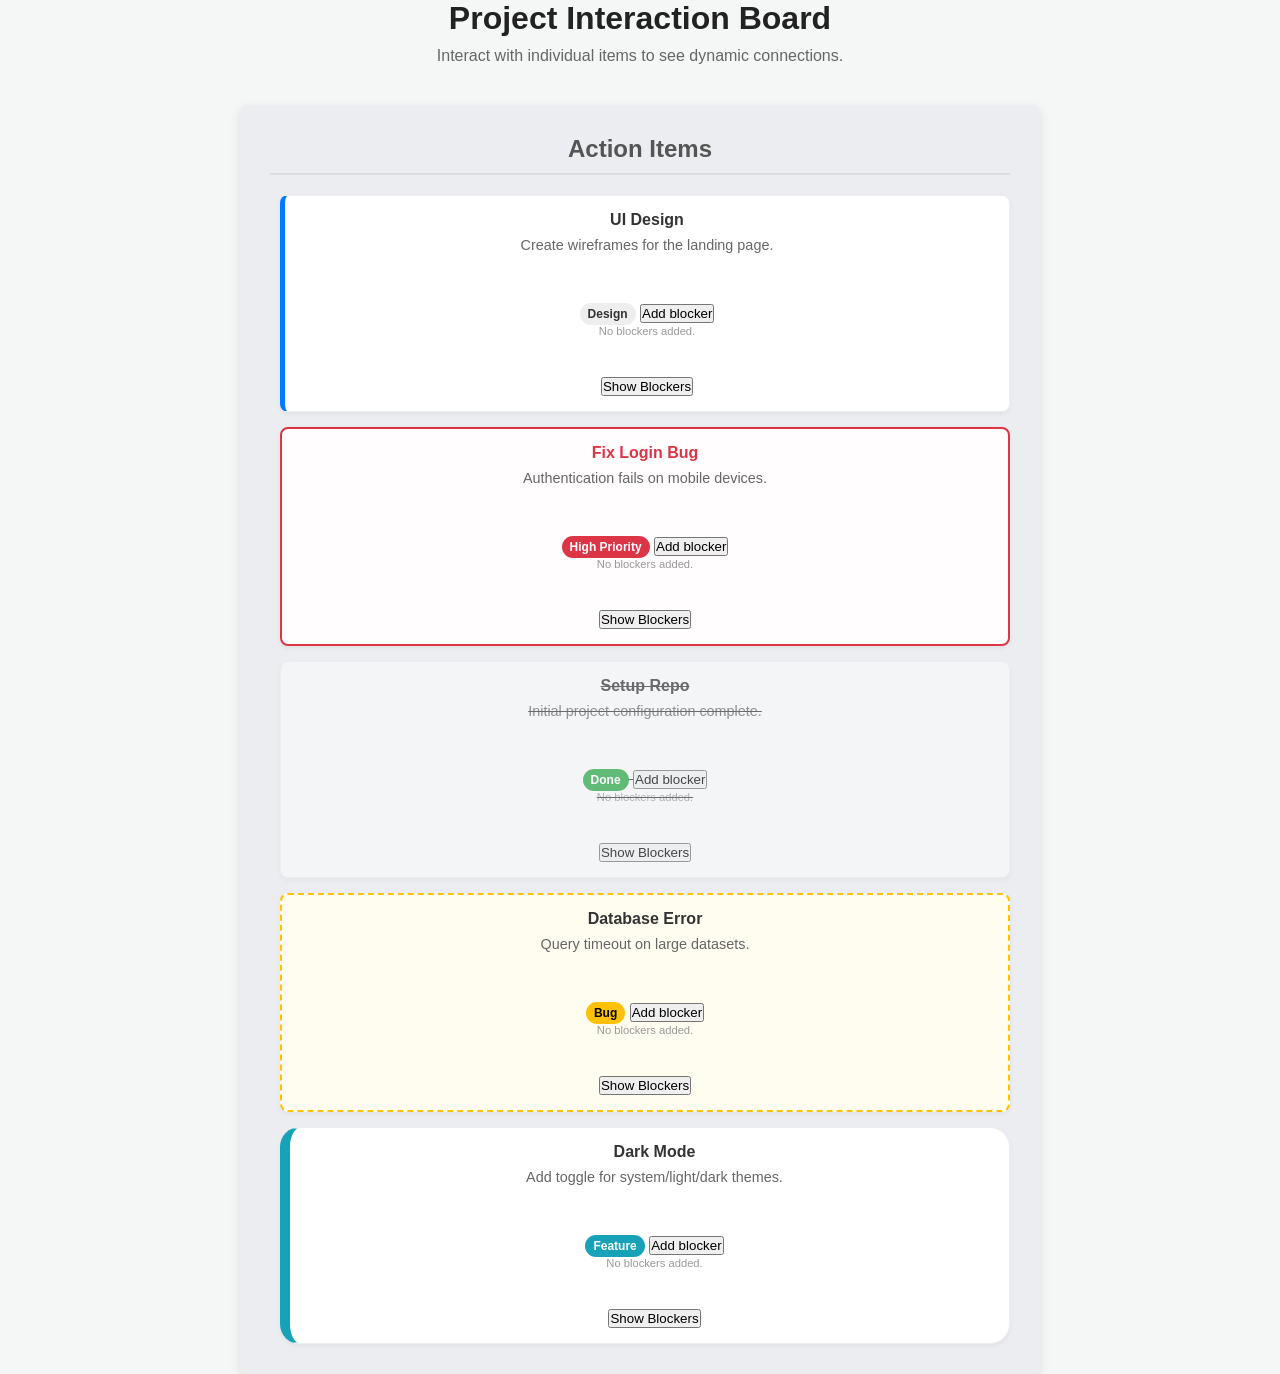
<file: slop-kanban-board/ui-prototypes-experiments/index.html>
<!DOCTYPE html>
<html lang="en">
<head>
    <meta charset="UTF-8">
    <meta name="viewport" content="width=device-width, initial-scale=1.0">
    <title>Interactive Task Board</title>
    <link rel="stylesheet" href="style.css">
</head>
<body>
    <div class="container">
        <h1 class="title">Project Interaction Board</h1>
        <p>Interact with individual items to see dynamic connections.</p>
        
        <div class="board">
            <div class="column">
                <h2 class="col-header">Action Items</h2>
                <div class="cards-container">
                    <!-- Card 1 -->
                    <div class="card standard" id="task-ui-design">
                        <div class="card-header">UI Design</div>
                        <p>Create wireframes for the landing page.</p>
                        <span class="tag">Design</span>
                        <button class="error-btn">Add blocker</button>
<div class="blocker-list"></div>
<button class="toggle-view-btn">Show Blockers</button>

                    </div>
                    
                    <!-- Card 2 -->
                    <div class="card urgent" id="task-fix-login">
                        <div class="card-header">Fix Login Bug</div>
                        <p>Authentication fails on mobile devices.</p>
                        <span class="tag priority">High Priority</span>
                        <button class="error-btn">Add blocker</button>
<div class="blocker-list"></div>
<button class="toggle-view-btn">Show Blockers</button>

                    </div>
                    
                    <!-- Card 3 -->
                    <div class="card completed" id="task-setup-repo">
                        <div class="card-header">Setup Repo</div>
                        <p>Initial project configuration complete.</p>
                        <span class="tag success">Done</span>
                        <button class="error-btn">Add blocker</button>
<div class="blocker-list"></div>
<button class="toggle-view-btn">Show Blockers</button>

                    </div>
                    
                    <!-- Card 4 -->
                    <div class="card bug" id="task-db-error">
                        <div class="card-header">Database Error</div>
                        <p>Query timeout on large datasets.</p>
                        <span class="tag error">Bug</span>
                        <button class="error-btn">Add blocker</button>
<div class="blocker-list"></div>
<button class="toggle-view-btn">Show Blockers</button>

                    </div>
                    
                    <!-- Card 5 -->
                    <div class="card feature" id="task-dark-mode">
                        <div class="card-header">Dark Mode</div>
                        <p>Add toggle for system/light/dark themes.</p>
                        <span class="tag info">Feature</span>
                        <button class="error-btn">Add blocker</button>
<div class="blocker-list"></div>
<button class="toggle-view-btn">Show Blockers</button>

                    </div>
                </div>
            </div>
        </div>
    </div>

    <!-- Drawing Overlay -->
    <canvas id="drawCanvas" style="position: fixed; top: 0; left: 0; pointer-events: none; z-index: 999;"></canvas>
    
    <script src="script.js"></script>
</body>
</html>
</file>
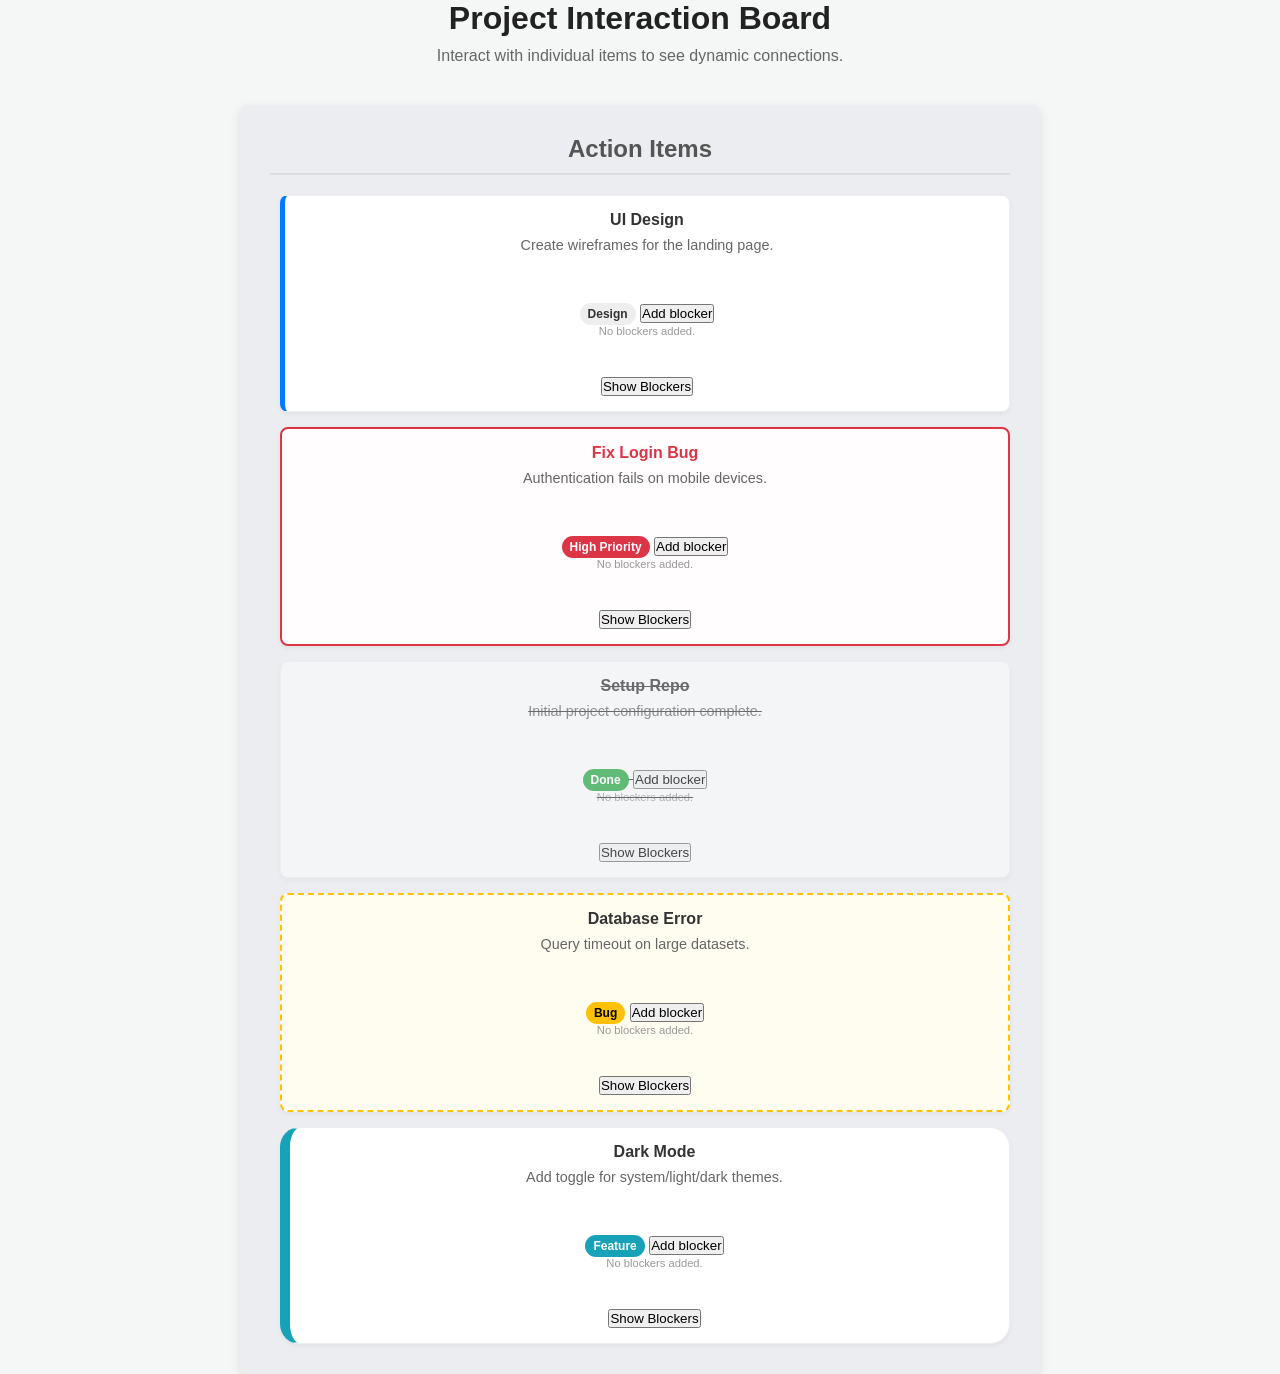
<file: slop-kanban-board/ui-prototypes-experiments/blocked-tasks/index.html>
<!DOCTYPE html>
<html lang="en">
<head>
    <meta charset="UTF-8">
    <meta name="viewport" content="width=device-width, initial-scale=1.0">
    <title>Interactive Task Board</title>
    <link rel="stylesheet" href="style.css">
</head>
<body class="app-container">
    <div class="notification-container" id="notification-container"></div>
    <div class="container">
        <h1 class="title">Project Interaction Board</h1>
        <p>Interact with individual items to see dynamic connections.</p>
        
        <div class="board">
            <div class="column">
                <h2 class="col-header">Action Items</h2>
                <div class="cards-container">
                    <!-- Card 1 -->
                    <div class="card standard" id="task-ui-design">
                        <div class="card-header">UI Design</div>
                        <p>Create wireframes for the landing page.</p>
                        <span class="tag">Design</span>
                        <button class="error-btn">Add blocker</button>
                        <div class="blocker-list"></div>
                        <button class="toggle-view-btn">Show Blockers</button>
                    </div>
                    
                    <!-- Card 2 -->
                    <div class="card urgent" id="task-fix-login">
                        <div class="card-header">Fix Login Bug</div>
                        <p>Authentication fails on mobile devices.</p>
                        <span class="tag priority">High Priority</span>
                        <button class="error-btn">Add blocker</button>
                        <div class="blocker-list"></div>
                        <button class="toggle-view-btn">Show Blockers</button>
                    </div>
                    
                    <!-- Card 3 -->
                    <div class="card completed" id="task-setup-repo">
                        <div class="card-header">Setup Repo</div>
                        <p>Initial project configuration complete.</p>
                        <span class="tag success">Done</span>
                        <button class="error-btn">Add blocker</button>
                        <div class="blocker-list"></div>
                        <button class="toggle-view-btn">Show Blockers</button>
                    </div>
                    
                    <!-- Card 4 -->
                    <div class="card bug" id="task-db-error">
                        <div class="card-header">Database Error</div>
                        <p>Query timeout on large datasets.</p>
                        <span class="tag error">Bug</span>
                        <button class="error-btn">Add blocker</button>
                        <div class="blocker-list"></div>
                        <button class="toggle-view-btn">Show Blockers</button>
                    </div>
                    
                    <!-- Card 5 -->
                    <div class="card feature" id="task-dark-mode">
                        <div class="card-header">Dark Mode</div>
                        <p>Add toggle for system/light/dark themes.</p>
                        <span class="tag info">Feature</span>
                        <button class="error-btn">Add blocker</button>
                        <div class="blocker-list"></div>
                        <button class="toggle-view-btn">Show Blockers</button>
                    </div>
                </div>
            </div>
        </div>
    </div>

    <!-- Drawing Overlay -->
    <canvas id="drawCanvas" style="position: fixed; top: 0; left: 0; pointer-events: none; z-index: 999;"></canvas>
    
    <script src="script.js"></script>
</body>
</html>
</file>
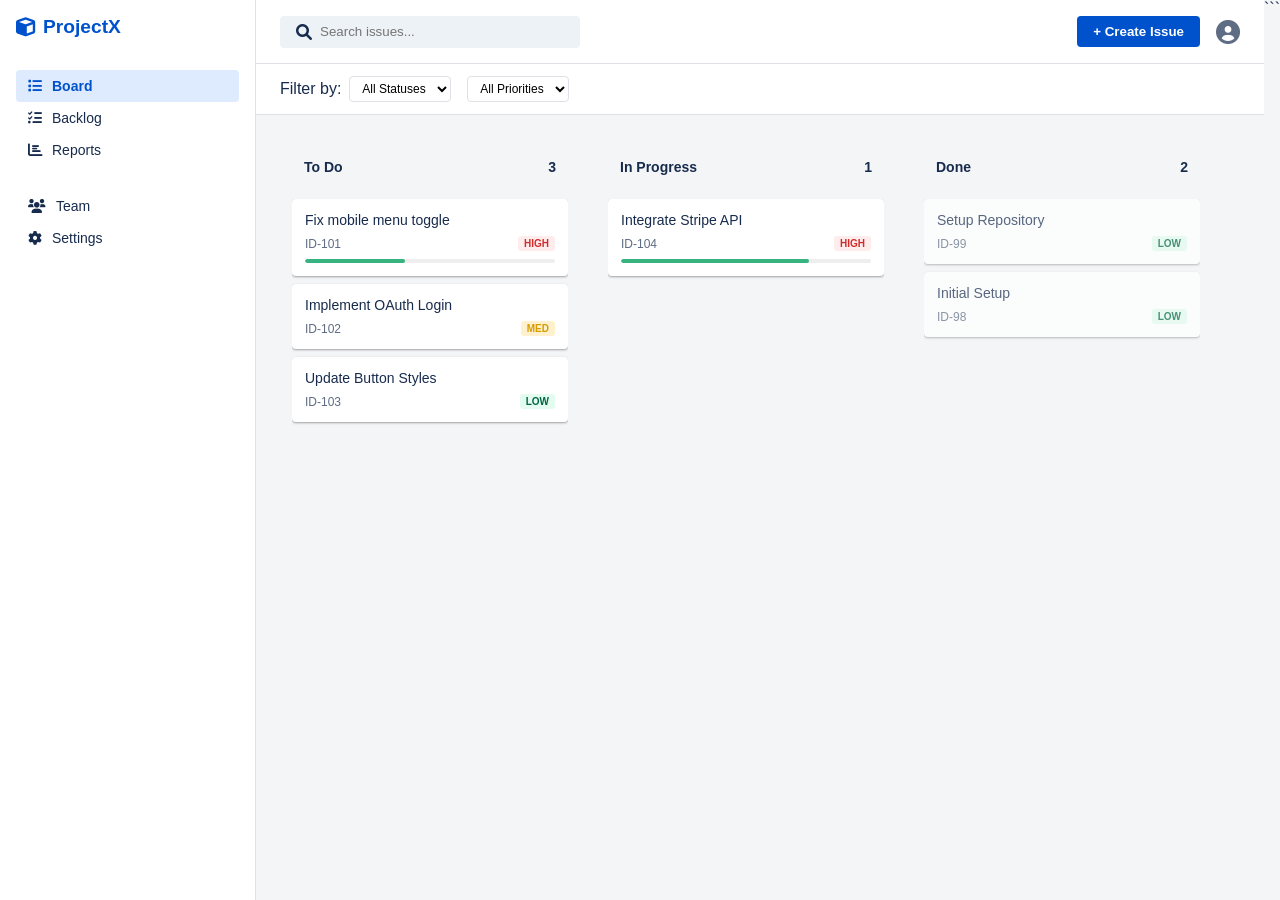
<file: slop-kanban-board/ui-prototypes-experiments/jira-mocks/index.html>
<!DOCTYPE html>
<html lang="en">
<head>
    <meta charset="UTF-8">
    <meta name="viewport" content="width=device-width, initial-scale=1.0">
    <title>Project Management Prototype</title>
    <link rel="stylesheet" href="https://cdnjs.cloudflare.com/ajax/libs/font-awesome/6.0.0/css/all.min.css">
    <style>
        :root {
            --primary-color: #0052cc;
            --bg-color: #f4f5f7;
            --sidebar-bg: #ffffff;
            --text-main: #172b4d;
            --text-subtle: #5e6c84;
            --border-color: #dfe1e6;
            --card-bg: #ffffff;
            --shadow: 0 1px 3px rgba(0,0,0,0.12), 0 1px 2px rgba(0,0,0,0.24);
            --success: #36b37e;
            --warning: #ffab00;
            --danger: #ff56d9;
        }

        * {
            box-sizing: border-box;
            margin: 0;
            padding: 0;
        }

        body {
            font-family: -apple-system, BlinkMacSystemFont, "Segoe UI", Roboto, Helvetica, Arial, sans-serif;
            background-color: var(--bg-color);
            color: var(--text-main);
            display: flex;
            height: 100vh;
            overflow: hidden;
        }

        /* Sidebar */
        .sidebar {
            width: 256px;
            background-color: var(--sidebar-bg);
            border-right: 1px solid var(--border-color);
            display: flex;
            flex-direction: column;
            padding: 16px;
        }

        .logo {
            font-weight: bold;
            font-size: 1.2rem;
            color: var(--primary-color);
            margin-bottom: 32px;
            display: flex;
            align-items: center;
            gap: 8px;
        }

        .nav-group {
            margin-bottom: 24px;
        }

        .nav-item {
            padding: 8px 12px;
            border-radius: 4px;
            cursor: pointer;
            display: flex;
            align-items: center;
            gap: 10px;
            color: var(--text-main);
            font-size: 14px;
            transition: background 0.2s;
        }

        .nav-item:hover {
            background-color: #ebecf0;
        }

        .nav-item.active {
            background-color: #deebff;
            color: var(--primary-color);
            font-weight: bold;
        }

        /* Main Content */
        .main-content {
            flex: 1;
            display: flex;
            flex-direction: column;
            overflow-y: auto;
        }

        header {
            height: 64px;
            background: white;
            border-bottom: 1px solid var(--border-color);
            display: flex;
            align-items: center;
            justify-content: space-between;
            padding: 0 24px;
            position: sticky;
            top: 0;
            z-index: 10;
        }

        .search-bar {
            background: #edf2f7;
            padding: 8px 16px;
            border-radius: 4px;
            width: 300px;
            display: flex;
            align-items: center;
            gap: 8px;
        }

        .search-bar input {
            border: none;
            background: transparent;
            outline: none;
            width: 100%;
        }

        /* Filter Bar */
        .filter-bar {
            padding: 12px 24px;
            display: flex;
            gap: 16px;
            align-items: center;
            background: white;
            border-bottom: 1px solid var(--border-color);
        }

        .filter-group {
            display: flex;
            align-items: center;
            gap: 8px;
        }

        .filter-select {
            padding: 4px 8px;
            border-radius: 4px;
            border: 1px solid var(--border-color);
            font-size: 12px;
            background: white;
        }

        /* Board View */
        .board-container {
            padding: 24px;
            display: flex;
            gap: 16px;
            align-items: flex-start;
            overflow-x: auto;
            height: calc(100vh - 160px);
        }

        .column {
            background-color: #f4f5f7;
            border-radius: 8px;
            min-width: 300px;
            max-width: 300px;
            max-height: 100%;
            display: flex;
            flex-direction: column;
            padding: 12px;
        }

        .column-header {
            padding: 8px 12px;
            display: flex;
            justify-content: space-between;
            align-items: center;
            font-weight: bold;
            font-size: 14px;
            margin-bottom: 16px;
        }

        .card-list {
            flex: 1;
            overflow-y: auto;
        }

        /* Card Styling */
        .card {
            background: var(--card-bg);
            border-radius: 4px;
            padding: 12px;
            margin-bottom: 8px;
            box-shadow: var(--shadow);
            cursor: pointer;
            transition: transform 0.1s, border 0.2s;
            border: 1px solid transparent;
        }

        .card:hover {
            border: 1px solid var(--primary-color);
            transform: translateY(-2px);
        }

        .card-title {
            font-size: 14px;
            font-weight: 500;
            margin-bottom: 8px;
            white-space: nowrap;
            overflow: hidden;
            text-overflow: ellipsis;
        }

        .card-meta {
            display: flex;
            justify-content: space-between;
            align-items: center;
            font-size: 12px;
            color: var(--text-subtle);
        }

        .badge {
            padding: 2px 6px;
            border-radius: 3px;
            font-size: 10px;
            font-weight: bold;
            text-transform: uppercase;
        }

        .badge-priority-high { background: #ffecec; color: #cf2e2e; }
        .badge-priority-medium { background: #fff0ce; color: #d69c00; }
        .badge-priority-low { background: #e3fcef; color: #006644; }

        .badge-type {
            background: #eee;
            color: #333;
            margin-left: 4px;
        }

        .progress-container {
            margin-top: 8px;
            height: 4px;
            background: #eee;
            border-radius: 2px;
            overflow: hidden;
        }

        .progress-bar {
            height: 100%;
            background: var(--success);
            border-radius: 2px;
        }

        /* Modal */
        #modal-overlay {
            position: fixed;
            top: 0; left: 0; right: 0; bottom: 0;
            background: rgba(0,0,0,0.5);
            display: none;
            justify-content: center;
            align-items: center;
            z-index: 100;
        }

        .modal {
            background: white;
            padding: 32px;
            border-radius: 8px;
            width: 600px;
            max-height: 90vh;
            overflow-y: auto;
            box-shadow: 0 10px 25px rgba(0,0,0,0.2);
        }

        .comment-section {
            margin-top: 24px;
            padding-top: 24px;
            border-top: 1px solid var(--border-color);
        }

        .comment-item {
            background: #f9f9f9;
            padding: 12px;
            border-radius: 4px;
            margin-bottom: 8px;
            font-size: 13px;
        }

        .btn-primary {
            background: var(--primary-color);
            color: white;
            border: none;
            padding: 8px 16px;
            border-radius: 4px;
            cursor: pointer;
            font-weight: bold;
        }

        .btn-ghost {
            background: transparent;
            border: 1px solid var(--border-color);
            padding: 8px 16px;
            border-radius: 4px;
            cursor: pointer;
        }
    </style>
</head>
<body>

<div class="sidebar">
    <div class="logo"><i class="fas fa-cube"></i> ProjectX</div>
    
    <div class="nav-group">
        <div class="nav-item active"><i class="fas fa-list"></i> Board</div>
        <div class="nav-item"><i class="fas fa-tasks"></i> Backlog</div>
        <div class="nav-item"><i class="fas fa-chart-bar"></i> Reports</div>
    </div>

    <div class="nav-group">
        <div class="nav-item"><i class="fas fa-users"></i> Team</div>
        <div class="nav-item"><i class="fas fa-cog"></i> Settings</div>
    </div>
</div>

<div class="main-content">
    <header>
        <div class="search-bar">
            <i class="fas fa-search"></i>
            <input type="text" placeholder="Search issues...">
        </div>
        <div style="display: flex; gap: 16px; align-items: center;">
            <button class="btn-primary">+ Create Issue</button>
            <i class="fas fa-user-circle" style="font-size: 24px; color: var(--text-subtle); cursor: pointer;"></i>
        </div>
    </header>

    <div class="filter-bar">
        <div class="filter-group">
            <span>Filter by:</span>
            <select class="filter-select">
                <option>All Statuses</option>
                <option>To Do</option>
                <option>In Progress</option>
                <option>Done</option>
            </select>
        </div>
        <div class="filter-group">
            <select class="filter-select">
                <option>All Priorities</option>
                <option>High</option>
                <option>Medium</option>
                <option>Low</option>
            </select>
        </div>
    </div>

    <div class="board-container">
        <!-- To Do Column -->
        <div class="column">
            <div class="column-header">
                To Do <span class="count">3</span>
            </div>
            <div class="card-list" id="todo-list">
                <div class="card" onclick="openIssue('Fix navigation bug')">
                    <div class="card-title">Fix mobile menu toggle</div>
                    <div class="card-meta">
                        <span>ID-101</span>
                        <span class="badge badge-priority-high">High</span>
                    </div>
                    <div class="progress-container">
                        <div class="progress-bar" style="width: 40%;"></div>
                    </div>
                </div>
                <div class="card" onclick="openIssue('Add login page')">
                    <div class="card-title">Implement OAuth Login</div>
                    <div class="card-meta">
                        <span>ID-102</span>
                        <span class="badge badge-priority-medium">Med</span>
                    </div>
                </div>
                <div class="card" onclick="openIssue('Style buttons')">
                    <div class="card-title">Update Button Styles</div>
                    <div class="card-meta">
                        <span>ID-103</span>
                        <span class="badge badge-priority-low">Low</span>
                    </div>
                </div>
            </div>
        </div>

        <!-- In Progress Column -->
        <div class="column">
            <div class="column-header">
                In Progress <span class="count">1</span>
            </div>
            <div class="card-list" id="progress-list">
                <div class="card" onclick="openIssue('API Integration')">
                    <div class="card-title">Integrate Stripe API</div>
                    <div class="card-meta">
                        <span>ID-104</span>
                        <span class="badge badge-priority-high">High</span>
                    </div>
                    <div class="progress-container">
                        <div class="progress-bar" style="width: 75%;"></div>
                    </div>
                </div>
            </div>
        </div>

        <!-- Done Column -->
        <div class="column">
            <div class="column-header">
                Done <span class="count">2</span>
            </div>
            <div class="card-list" id="done-list">
                <div class="card" style="opacity: 0.7;">
                    <div class="card-title">Setup Repository</div>
                    <div class="card-meta">
                        <span>ID-99</span>
                        <span class="badge badge-priority-low">Low</span>
                    </div>
                </div>
                <div class="card" style="opacity: 0.7;">
                    <div class="card-title">Initial Setup</div>
                    <div class="card-meta">
                        <span>ID-98</span>
                        <span class="badge badge-priority-low">Low</span>
                    </div>
                </div>
            </div>
        </div>
    </div>
</div>

<!-- Issue Detail Modal -->
<div id="modal-overlay">
    <div class="modal">
        <h2 id="modal-title" style="margin-bottom: 24px;">Issue Details</h2>
        <div style="display: grid; gap: 16px;">
            <div>
                <label style="font-size: 12px; font-weight: bold; color: var(--text-subtle);">Description</label>
                <textarea style="width: 100%; height: 150px; padding: 8px; border: 1px solid var(--border-color); border-radius: 4px;"></textarea>
            </div>
            <div style="display: flex; gap: 16px;">
                <div style="flex: 1;">
                    <label style="font-size: 12px; font-weight: bold; color: var(--text-subtle);">Assignee</label>
                    <select style="width: 100%; padding: 8px; border: 1px solid var(--border-color); border-radius: 4px;">
                        <option>Unassigned</option>
                        <option>Daniel</option>
                        <option>Sarah</option>
                    </select>
                </div>
                <div style="flex: 1;">
                    <label style="font-size: 12px; font-weight: bold; color: var(--text-subtle);">Priority</label>
                    <select style="width: 100%; padding: 8px; border: 1px solid var(--border-color); border-radius: 4px;">
                        <option>High</option>
                        <option>Medium</option>
                        <option>Low</option>
                    </select>
                </div>
            </div>
            <div class="comment-section">
                <label style="font-size: 12px; font-weight: bold; color: var(--text-subtle);">Comments</label>
                <div class="comment-item">
                    <strong>Daniel</strong> <span style="color: #999; font-size: 10px;">2 hours ago</span>
                    <p style="margin-top: 4px;">Initial investigation started on the auth flow.</p>
                </div>
                <div style="display: flex; gap: 8px; margin-top: 8px;">
                    <input type="text" placeholder="Add a comment..." style="flex: 1; padding: 8px; border: 1px solid var(--border-color); border-radius: 4px;">
                    <button class="btn-primary" style="padding: 4px 12px;">Send</button>
                </div>
            </div>
            <div style="margin-top: 32px; display: flex; justify-content: flex-end; gap: 12px;">
                <button class="btn-ghost" onclick="closeModal()">Cancel</button>
                <button class="btn-primary" onclick="closeModal()">Save Changes</button>
            </div>
        </div>
    </div>
</div>

<script>
    const modal = document.getElementById('modal-overlay');
    const title = document.getElementById('modal-title');

    function openIssue(name) {
        title.innerText = name;
        modal.style.display = 'flex';
    }

    function closeModal() {
        modal.style.display = 'none';
    }

    // Close modal on clicking outside content
    modal.addEventListener('click', (e) => {
        if (e.target === modal) closeModal();
    });

    // Simple Drag and Drop Simulation (Visual only)
    document.querySelectorAll('.card').forEach(card => {
        card.draggable = true;
        card.addEventListener('dragstart', (e) => {
            e.dataTransfer.setData('text/plain', card.innerText);
            card.style.opacity = '0.5';
        });
        card.addEventListener('dragend', () => {
            card.style.opacity = '1';
        });
    });

    document.querySelectorAll('.card-list').forEach(list => {
        list.addEventListener('dragover', (e) => e.preventDefault());
        list.addEventListener('drop', (e) => {
            e.preventDefault();
            const data = e.dataTransfer.getData('text/plain');
            console.log('Dropped item:', data);
            // Visual feedback for drop
            const listEl = e.currentTarget;
            listEl.style.backgroundColor = '#e3f2fd';
            setTimeout(() => listEl.style.backgroundColor = '#f4f5f7', 500);
        });
    });
</script>

</body>
</html>
```
</file>
<file: slop-kanban-board/ui-prototypes-experiments/style.css>
:root {
    --bg-color: #f4f7f6;
    --column-bg: #ebedf0;
    --text-main: #333;
    --white: #ffffff;
    --border-radius: 8px;
    
    /* Card Colors */
    --primary-blue: #007bff;
    --alert-red: #dc3545;
    --success-green: #28a745;
    --warning-yellow: #ffc107;
    --info-cyan: #17a2b8;
}

* {
    box-sizing: border-box;
    margin: 0;
    padding: 0;
    font-family: 'Segoe UI', Tahoma, Geneva, Verdana, sans-serif;
}

body {
    background-color: var(--bg-color);
    display: flex;
    justify-content: center;
    align-items: center;
    min-height: 100vh;
    color: var(--text-main);
}

.container {
    width: 90%;
    max-width: 800px;
    text-align: center;
}

h1 {
    margin-bottom: 10px;
    color: #222;
}

p {
    margin-bottom: 40px;
    color: #666;
}

.board {
    background-color: var(--column-bg);
    border-radius: var(--border-radius);
    padding: 30px;
    box-shadow: 0 4px 12px rgba(0,0,0,0.1);
    min-height: 500px;
}

.column h2 {
    margin-bottom: 20px;
    color: #555;
    border-bottom: 2px solid #ddd;
    padding-bottom: 10px;
}

.cards-container {
    display: flex;
    flex-direction: column;
    gap: 15px;
    padding-left: 10px;
}

/* Card Styles */
.card {
    background-color: var(--white);
    padding: 15px;
    border-radius: var(--border-radius);
    box-shadow: 0 2px 5px rgba(0,0,0,0.05);
    transition: transform 0.2s ease, box-shadow 0.2s ease;
    cursor: pointer;
    position: relative;
    border: 1px solid #eee;
}

.card:hover {
    transform: translateY(-3px);
    box-shadow: 0 6px 15px rgba(0,0,0,0.1);
}

.card-header {
    font-weight: bold;
    margin-bottom: 8px;
}

.card p {
    font-size: 0.9rem;
    color: #666;
}

.tag {
    display: inline-block;
    padding: 4px 8px;
    border-radius: 12px;
    font-size: 0.75rem;
    font-weight: bold;
    margin-top: 10px;
    background-color: #eee;
}

/* Distinctive Variations */

/* 1. Standard Card */
.standard {
    border-left: 5px solid var(--primary-blue);
}

/* 2. Urgent/High Priority - Alert Red Stylings */
.urgent {
    border: 2px solid var(--alert-red);
    background-color: #fffdfd;
}
.urgent .card-header { color: var(--alert-red); }
.urgent .priority { background-color: var(--alert-red); color: white; }

/* 3. Completed Task - Desaturated/Strikethrough style */
.completed {
    opacity: 0.7;
    background-color: #f9f9f9;
    text-decoration: line-through;
}
.completed .tag.success { background-color: var(--success-green); color: white; }

/* 4. Bug Report - Yellow Warning Style */
.bug {
    border: 2px dashed var(--warning-yellow);
    background-color: #fffdf0;
}
.bug .tag.error { background-color: var(--warning-yellow); color: black; }

/* 5. Feature Request - Cyan Info Style with a distinct look */
.feature {
    border-radius: 20px; /* Extra rounded for visual difference */
    border-left: 10px solid var(--info-cyan);
    padding-left: 25px;
}
.feature .tag.info { background-color: var(--info-cyan); color: white; }
</file>
<file: slop-kanban-board/ui-prototypes-experiments/blocked-tasks/style.css>
:root {
    --bg-color: #f4f7f6;
    --column-bg: #ebedf0;
    --text-main: #333;
    --white: #ffffff;
    --border-radius: 8px;
    
    /* Card Colors */
    --primary-blue: #007bff;
    --alert-red: #dc3545;
    --success-green: #28a745;
    --warning-yellow: #ffc107;
    --info-cyan: #17a2b8;
}

/* Notifications */
.notification-container {
    position: fixed;
    top: 20px;
    right: 20px;
    z-index: 10000;
}

.notification {
    background-color: #333;
    color: white;
    padding: 12px 20px;
    margin-bottom: 10px;
    border-radius: 8px;
    box-shadow: 0 4px 12px rgba(0,0,0,0.15);
    font-size: 0.9rem;
    opacity: 0;
    transform: translateY(-20px);
    transition: all 0.3s ease;
}

.active-view {
    color: var(--primary-blue) !important;
    font-weight: bold;
}



* {
    box-sizing: border-box;
    margin: 0;
    padding: 0;
    font-family: 'Segoe UI', Tahoma, Geneva, Verdana, sans-serif;
}

body {
    background-color: var(--bg-color);
    display: flex;
    justify-content: center;
    align-items: center;
    min-height: 100vh;
    color: var(--text-main);
}

.container {
    width: 90%;
    max-width: 800px;
    text-align: center;
}

h1 {
    margin-bottom: 10px;
    color: #222;
}

p {
    margin-bottom: 40px;
    color: #666;
}

.board {
    background-color: var(--column-bg);
    border-radius: var(--border-radius);
    padding: 30px;
    box-shadow: 0 4px 12px rgba(0,0,0,0.1);
    min-height: 500px;
}

.column h2 {
    margin-bottom: 20px;
    color: #555;
    border-bottom: 2px solid #ddd;
    padding-bottom: 10px;
}

.cards-container {
    display: flex;
    flex-direction: column;
    gap: 15px;
    padding-left: 10px;
}

/* Card Styles */
.card {
    background-color: var(--white);
    padding: 15px;
    border-radius: var(--border-radius);
    box-shadow: 0 2px 5px rgba(0,0,0,0.05);
    transition: transform 0.2s ease, box-shadow 0.2s ease;
    cursor: pointer;
    position: relative;
    border: 1px solid #eee;
}

.card:hover {
    transform: translateY(-3px);
    box-shadow: 0 6px 15px rgba(0,0,0,0.1);
}

.card-header {
    font-weight: bold;
    margin-bottom: 8px;
}

.card p {
    font-size: 0.9rem;
    color: #666;
}

.tag {
    display: inline-block;
    padding: 4px 8px;
    border-radius: 12px;
    font-size: 0.75rem;
    font-weight: bold;
    margin-top: 10px;
    background-color: #eee;
}

/* Distinctive Variations */

/* 1. Standard Card */
.standard {
    border-left: 5px solid var(--primary-blue);
}

/* 2. Urgent/High Priority - Alert Red Stylings */
.urgent {
    border: 2px solid var(--alert-red);
    background-color: #fffdfd;
}
.urgent .card-header { color: var(--alert-red); }
.urgent .priority { background-color: var(--alert-red); color: white; }

/* 3. Completed Task - Desaturated/Strikethrough style */
.completed {
    opacity: 0.7;
    background-color: #f9f9f9;
    text-decoration: line-through;
}
.completed .tag.success { background-color: var(--success-green); color: white; }

/* 4. Bug Report - Yellow Warning Style */
.bug {
    border: 2px dashed var(--warning-yellow);
    background-color: #fffdf0;
}
.bug .tag.error { background-color: var(--warning-yellow); color: black; }

/* 5. Feature Request - Cyan Info Style with a distinct look */
.feature {
    border-radius: 20px; /* Extra rounded for visual difference */
    border-left: 10px solid var(--info-cyan);
    padding-left: 25px;
}
.feature .tag.info { background-color: var(--info-cyan); color: white; }
</file>
